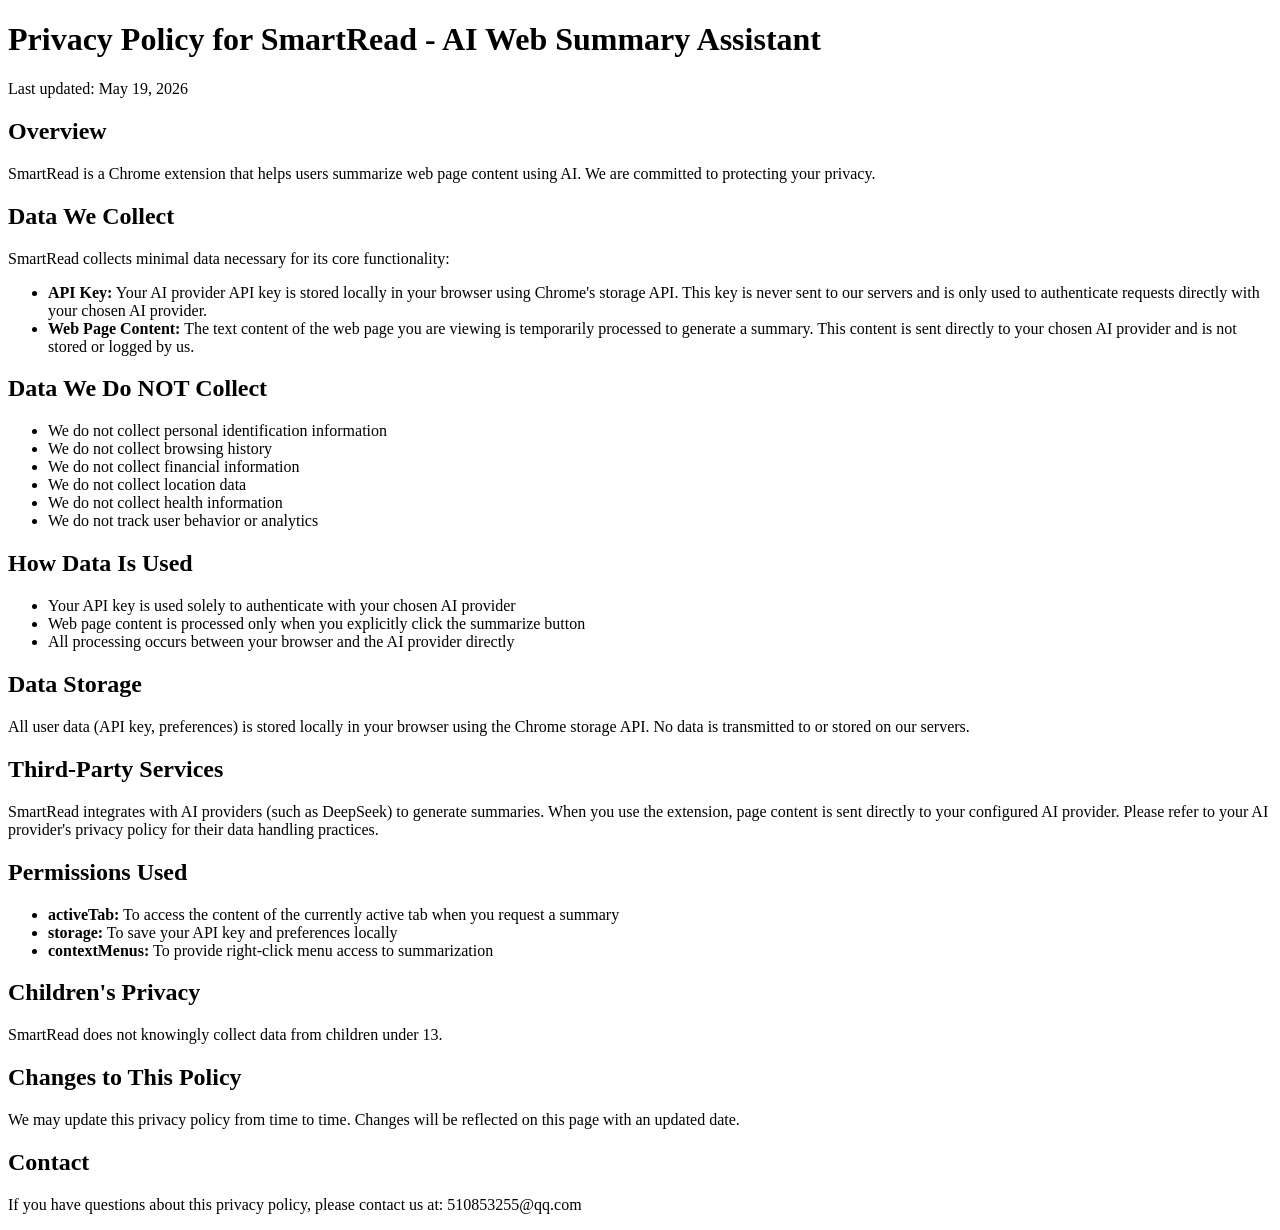
<file: index.html>
<!DOCTYPE html>
<html lang="en">
<head>
<meta charset="UTF-8">
<meta name="viewport" content="width=device-width, initial-scale=1.0">
<title>SmartRead - Privacy Policy</title>
</head>
<body>
<h1>Privacy Policy for SmartRead - AI Web Summary Assistant</h1>
<p>Last updated: May 19, 2026</p>

<h2>Overview</h2>
<p>SmartRead is a Chrome extension that helps users summarize web page content using AI. We are committed to protecting your privacy.</p>

<h2>Data We Collect</h2>
<p>SmartRead collects minimal data necessary for its core functionality:</p>
<ul>
<li><strong>API Key:</strong> Your AI provider API key is stored locally in your browser using Chrome's storage API. This key is never sent to our servers and is only used to authenticate requests directly with your chosen AI provider.</li>
<li><strong>Web Page Content:</strong> The text content of the web page you are viewing is temporarily processed to generate a summary. This content is sent directly to your chosen AI provider and is not stored or logged by us.</li>
</ul>

<h2>Data We Do NOT Collect</h2>
<ul>
<li>We do not collect personal identification information</li>
<li>We do not collect browsing history</li>
<li>We do not collect financial information</li>
<li>We do not collect location data</li>
<li>We do not collect health information</li>
<li>We do not track user behavior or analytics</li>
</ul>

<h2>How Data Is Used</h2>
<ul>
<li>Your API key is used solely to authenticate with your chosen AI provider</li>
<li>Web page content is processed only when you explicitly click the summarize button</li>
<li>All processing occurs between your browser and the AI provider directly</li>
</ul>

<h2>Data Storage</h2>
<p>All user data (API key, preferences) is stored locally in your browser using the Chrome storage API. No data is transmitted to or stored on our servers.</p>

<h2>Third-Party Services</h2>
<p>SmartRead integrates with AI providers (such as DeepSeek) to generate summaries. When you use the extension, page content is sent directly to your configured AI provider. Please refer to your AI provider's privacy policy for their data handling practices.</p>

<h2>Permissions Used</h2>
<ul>
<li><strong>activeTab:</strong> To access the content of the currently active tab when you request a summary</li>
<li><strong>storage:</strong> To save your API key and preferences locally</li>
<li><strong>contextMenus:</strong> To provide right-click menu access to summarization</li>
</ul>

<h2>Children's Privacy</h2>
<p>SmartRead does not knowingly collect data from children under 13.</p>

<h2>Changes to This Policy</h2>
<p>We may update this privacy policy from time to time. Changes will be reflected on this page with an updated date.</p>

<h2>Contact</h2>
<p>If you have questions about this privacy policy, please contact us at: 510853255@qq.com</p>
</body>
</html>
</file>
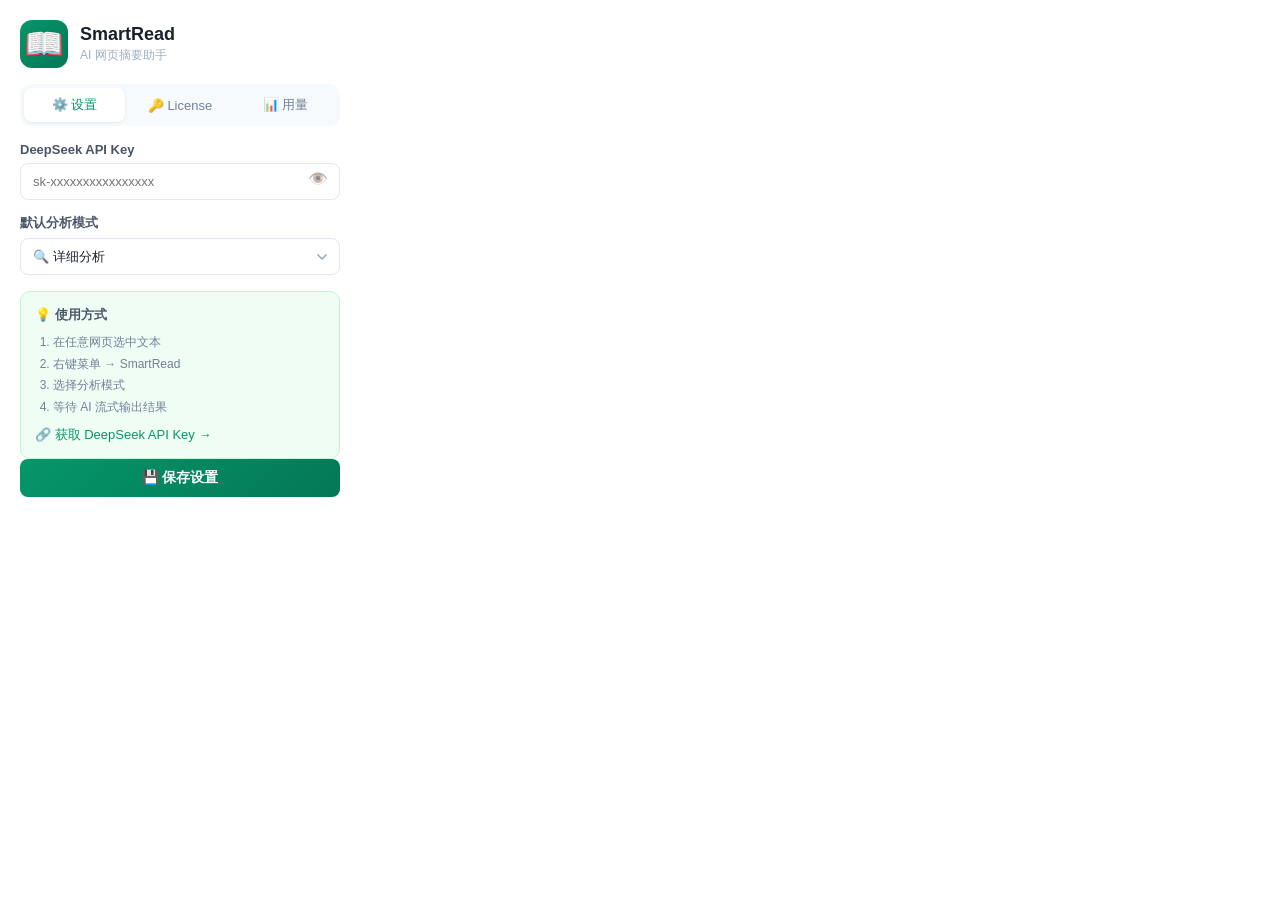
<file: popup.html>
<!DOCTYPE html>
<html lang="zh-CN">
<head>
  <meta charset="UTF-8">
  <meta name="viewport" content="width=device-width, initial-scale=1.0">
  <title>SmartRead</title>
  <link rel="stylesheet" href="popup.css">
</head>
<body>
  <div class="container">
    <!-- Header -->
    <div class="header">
      <span class="logo">📖</span>
      <div>
        <h1>SmartRead</h1>
        <p class="subtitle">AI 网页摘要助手</p>
      </div>
    </div>

    <!-- Tabs -->
    <div class="tabs">
      <button class="tab active" data-tab="settings">⚙️ 设置</button>
      <button class="tab" data-tab="license">🔑 License</button>
      <button class="tab" data-tab="usage">📊 用量</button>
    </div>

    <!-- Settings Tab -->
    <div id="tab-settings" class="tab-content">
      <div class="form-group">
        <label for="apiKey">DeepSeek API Key</label>
        <input type="password" id="apiKey" placeholder="sk-xxxxxxxxxxxxxxxx" autocomplete="off">
        <button id="toggleApiKey" class="toggle-btn">👁️</button>
      </div>

      <div class="form-group">
        <label>默认分析模式</label>
        <select id="defaultMode">
          <option value="smartread-tldr">📝 TL;DR 一句话总结</option>
          <option value="smartread-keypoints">📌 提取要点</option>
          <option value="smartread-analysis" selected>🔍 详细分析</option>
          <option value="smartread-plain">💡 通俗解释</option>
        </select>
      </div>

      <div class="help-box">
        <p><strong>💡 使用方式</strong></p>
        <ol>
          <li>在任意网页选中文本</li>
          <li>右键菜单 → SmartRead</li>
          <li>选择分析模式</li>
          <li>等待 AI 流式输出结果</li>
        </ol>
        <a href="https://platform.deepseek.com/api_keys" target="_blank" class="link">🔗 获取 DeepSeek API Key →</a>
      </div>

      <button id="saveBtn" class="btn-primary">💾 保存设置</button>
      <p id="saveMsg" class="save-msg"></p>
    </div>

    <!-- License Tab -->
    <div id="tab-license" class="tab-content" style="display:none;">
      <div id="license-activated" class="license-activated" style="display:none;">
        <div class="activated-badge">✅ Pro 已激活</div>
        <p class="activated-info">无限次使用，无需担心用量</p>
      </div>
      <div id="license-trial" class="license-trial">
        <p class="license-desc">🎁 试用剩余 <strong id="trialRemaining">5</strong> 次</p>
      </div>
      <div id="license-input" class="license-input-area">
        <div class="form-group">
          <label for="licenseKey">License Key</label>
          <input type="text" id="licenseKey" placeholder="XXXX-XXXX-XXXX-XXXX">
        </div>
        <button id="activateBtn" class="btn-primary">🔓 激活 Pro</button>
        <p id="licenseMsg" class="save-msg"></p>
        <a href="https://5330159977060.gumroad.com/l/kdmkah" target="_blank" class="link buy-link">🛒 购买 Pro License →</a>
      </div>
    </div>

    <!-- Usage Tab -->
    <div id="tab-usage" class="tab-content" style="display:none;">
      <div class="usage-card">
        <div class="usage-stat">
          <span class="usage-number" id="usageCount">0</span>
          <span class="usage-label">试用已用</span>
        </div>
        <div class="usage-stat">
          <span class="usage-number" id="usageRemaining">5</span>
          <span class="usage-label">剩余次数</span>
        </div>
      </div>
      <div class="progress-bar">
        <div class="progress-fill" id="progressFill"></div>
      </div>
      <p class="tier-info">🎁 试用：5 次 | Pro：¥39 无限次</p>
    </div>
  </div>

  <script src="license-config.js"></script>
  <script src="license-manager.js"></script>
  <script src="popup.js"></script>
</body>
</html>
</file>
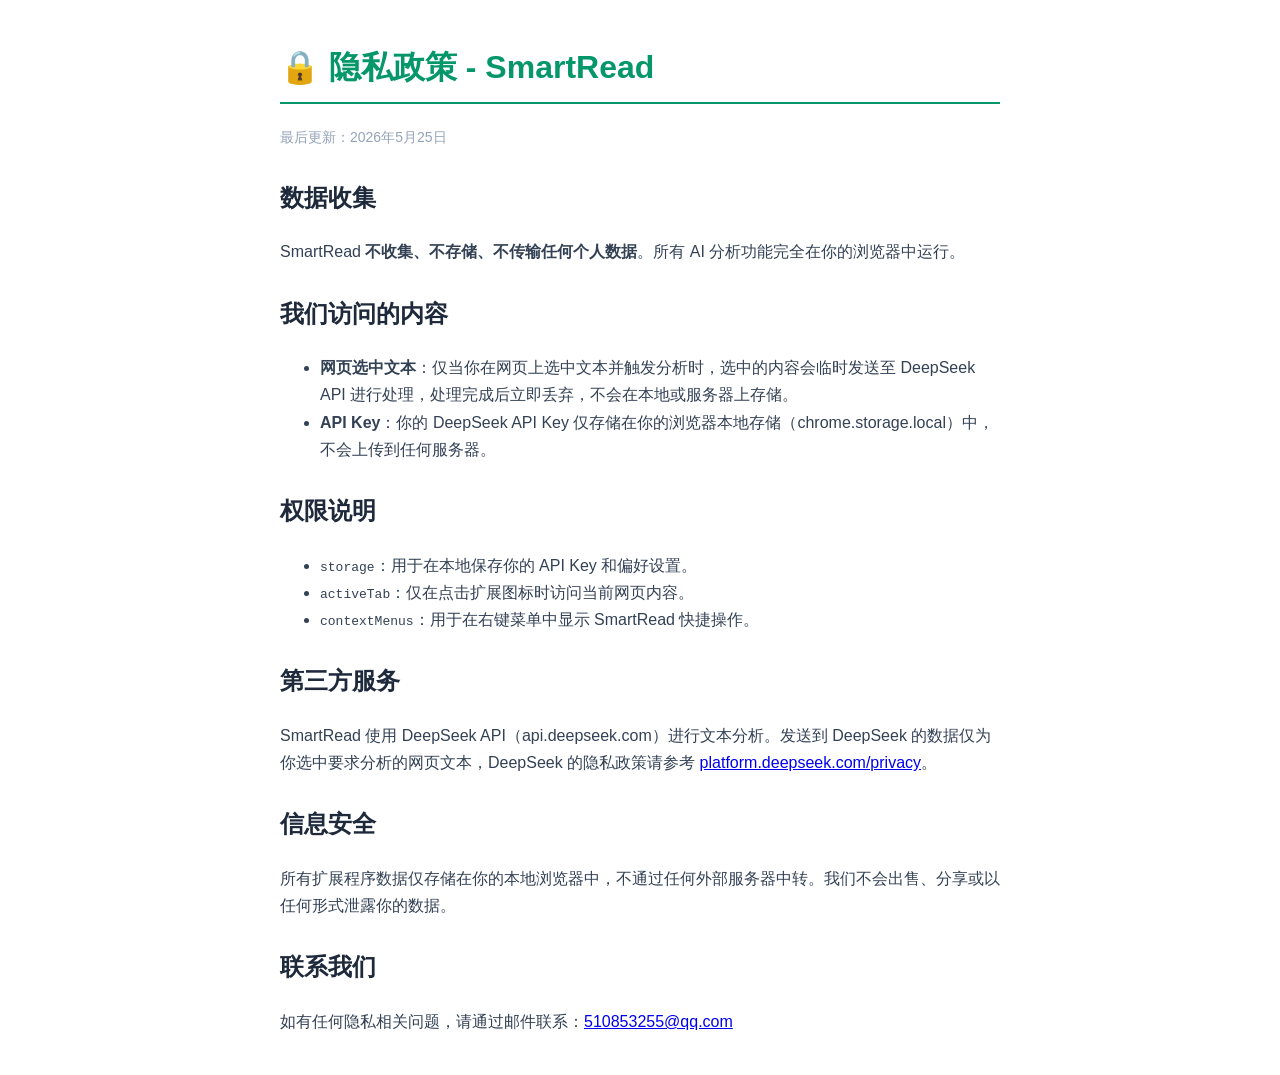
<file: privacy.html>
<!DOCTYPE html>
<html lang="zh-CN">
<head>
    <meta charset="UTF-8">
    <meta name="viewport" content="width=device-width, initial-scale=1.0">
    <title>隐私政策 - SmartRead</title>
    <style>
        body { font-family: -apple-system, BlinkMacSystemFont, 'Segoe UI', Roboto, sans-serif; max-width: 720px; margin: 40px auto; padding: 0 20px; color: #334155; line-height: 1.7; }
        h1 { color: #059669; border-bottom: 2px solid #059669; padding-bottom: 8px; }
        h2 { color: #1e293b; margin-top: 28px; }
        .date { color: #94a3b8; font-size: 14px; }
    </style>
</head>
<body>
    <h1>🔒 隐私政策 - SmartRead</h1>
    <p class="date">最后更新：2026年5月25日</p>

    <h2>数据收集</h2>
    <p>SmartRead <strong>不收集、不存储、不传输任何个人数据</strong>。所有 AI 分析功能完全在你的浏览器中运行。</p>

    <h2>我们访问的内容</h2>
    <ul>
        <li><strong>网页选中文本</strong>：仅当你在网页上选中文本并触发分析时，选中的内容会临时发送至 DeepSeek API 进行处理，处理完成后立即丢弃，不会在本地或服务器上存储。</li>
        <li><strong>API Key</strong>：你的 DeepSeek API Key 仅存储在你的浏览器本地存储（chrome.storage.local）中，不会上传到任何服务器。</li>
    </ul>

    <h2>权限说明</h2>
    <ul>
        <li><code>storage</code>：用于在本地保存你的 API Key 和偏好设置。</li>
        <li><code>activeTab</code>：仅在点击扩展图标时访问当前网页内容。</li>
        <li><code>contextMenus</code>：用于在右键菜单中显示 SmartRead 快捷操作。</li>
    </ul>

    <h2>第三方服务</h2>
    <p>SmartRead 使用 DeepSeek API（api.deepseek.com）进行文本分析。发送到 DeepSeek 的数据仅为你选中要求分析的网页文本，DeepSeek 的隐私政策请参考 <a href="https://platform.deepseek.com/privacy" target="_blank">platform.deepseek.com/privacy</a>。</p>

    <h2>信息安全</h2>
    <p>所有扩展程序数据仅存储在你的本地浏览器中，不通过任何外部服务器中转。我们不会出售、分享或以任何形式泄露你的数据。</p>

    <h2>联系我们</h2>
    <p>如有任何隐私相关问题，请通过邮件联系：<a href="mailto:510853255@qq.com">510853255@qq.com</a></p>
</body>
</html>
</file>
<file: popup.css>
/* SmartRead - Popup Styles — Brand #059669 */

* {
  margin: 0;
  padding: 0;
  box-sizing: border-box;
}

body {
  width: 360px;
  font-family: -apple-system, BlinkMacSystemFont, 'Segoe UI', Roboto, 'Helvetica Neue', Arial, sans-serif;
  background: #ffffff;
  color: #1a202c;
}

.container {
  padding: 20px;
}

/* Header */
.header {
  display: flex;
  align-items: center;
  gap: 12px;
  margin-bottom: 16px;
}

.logo {
  font-size: 32px;
  background: linear-gradient(135deg, #059669 0%, #047857 100%);
  width: 48px;
  height: 48px;
  border-radius: 12px;
  display: flex;
  align-items: center;
  justify-content: center;
}

.header h1 {
  font-size: 18px;
  font-weight: 700;
  color: #1a202c;
}

.subtitle {
  font-size: 12px;
  color: #a0aec0;
  margin-top: 2px;
}

/* Tabs */
.tabs {
  display: flex;
  gap: 4px;
  margin-bottom: 16px;
  background: #f7fafc;
  border-radius: 10px;
  padding: 4px;
}

.tab {
  flex: 1;
  padding: 8px 12px;
  border: none;
  border-radius: 8px;
  font-size: 13px;
  font-weight: 500;
  cursor: pointer;
  background: transparent;
  color: #718096;
  transition: all 0.15s;
}

.tab.active {
  background: white;
  color: #059669;
  box-shadow: 0 1px 3px rgba(0,0,0,0.08);
}

.tab:hover:not(.active) {
  color: #4a5568;
}

/* Form */
.form-group {
  margin-bottom: 14px;
  position: relative;
}

.form-group label {
  display: block;
  font-size: 13px;
  font-weight: 600;
  color: #4a5568;
  margin-bottom: 6px;
}

.form-group input,
.form-group select {
  width: 100%;
  padding: 10px 12px;
  border: 1px solid #e2e8f0;
  border-radius: 8px;
  font-size: 13px;
  color: #1a202c;
  background: #ffffff;
  transition: border-color 0.15s;
  outline: none;
}

.form-group input:focus,
.form-group select:focus {
  border-color: #059669;
  box-shadow: 0 0 0 3px rgba(5, 150, 105, 0.1);
}

.form-group input {
  padding-right: 40px;
}

.form-group select {
  appearance: none;
  background-image: url("data:image/svg+xml,%3Csvg width='10' height='6' viewBox='0 0 10 6' fill='none' xmlns='http://www.w3.org/2000/svg'%3E%3Cpath d='M1 1L5 5L9 1' stroke='%2394A3B8' stroke-width='1.5' stroke-linecap='round' stroke-linejoin='round'/%3E%3C/svg%3E");
  background-repeat: no-repeat;
  background-position: right 12px center;
  cursor: pointer;
}

.toggle-btn {
  position: absolute;
  right: 8px;
  bottom: 8px;
  background: none;
  border: none;
  font-size: 16px;
  cursor: pointer;
  padding: 4px;
  opacity: 0.5;
  transition: opacity 0.15s;
}

.toggle-btn:hover {
  opacity: 0.8;
}

/* Primary Button */
.btn-primary {
  width: 100%;
  padding: 10px;
  border: none;
  border-radius: 8px;
  font-size: 14px;
  font-weight: 600;
  cursor: pointer;
  background: linear-gradient(135deg, #059669 0%, #047857 100%);
  color: white;
  transition: opacity 0.15s;
}

.btn-primary:hover {
  opacity: 0.9;
}

.save-msg {
  text-align: center;
  font-size: 13px;
  margin-top: 8px;
  min-height: 20px;
}

.save-msg.success {
  color: #059669;
}

.save-msg.error {
  color: #e53e3e;
}

/* Help Box */
.help-box {
  margin-top: 16px;
  padding: 14px;
  background: #f0fdf4;
  border-radius: 10px;
  border: 1px solid #bbf7d0;
}

.help-box p {
  font-size: 13px;
  color: #4a5568;
  margin-bottom: 8px;
}

.help-box ol {
  padding-left: 18px;
  font-size: 12px;
  color: #718096;
  line-height: 1.8;
}

.link {
  display: inline-block;
  margin-top: 8px;
  font-size: 13px;
  color: #059669;
  text-decoration: none;
  font-weight: 500;
}

.link:hover {
  text-decoration: underline;
}

/* Usage Stats */
.usage-card {
  display: flex;
  gap: 12px;
  margin-bottom: 14px;
}

.usage-stat {
  flex: 1;
  padding: 16px;
  background: #f0fdf4;
  border-radius: 10px;
  text-align: center;
  border: 1px solid #bbf7d0;
}

.usage-number {
  display: block;
  font-size: 28px;
  font-weight: 700;
  background: linear-gradient(135deg, #059669 0%, #047857 100%);
  -webkit-background-clip: text;
  -webkit-text-fill-color: transparent;
  background-clip: text;
}

.usage-label {
  display: block;
  font-size: 12px;
  color: #059669;
  margin-top: 4px;
}

/* Progress Bar */
.progress-bar {
  width: 100%;
  height: 8px;
  background: #bbf7d0;
  border-radius: 4px;
  overflow: hidden;
  margin-bottom: 12px;
}

.progress-fill {
  height: 100%;
  background: linear-gradient(135deg, #059669 0%, #047857 100%);
  border-radius: 4px;
  transition: width 0.3s ease;
  width: 0%;
}

.tier-info {
  font-size: 12px;
  color: #a0aec0;
  text-align: center;
  margin-top: 12px;
}
</file>
